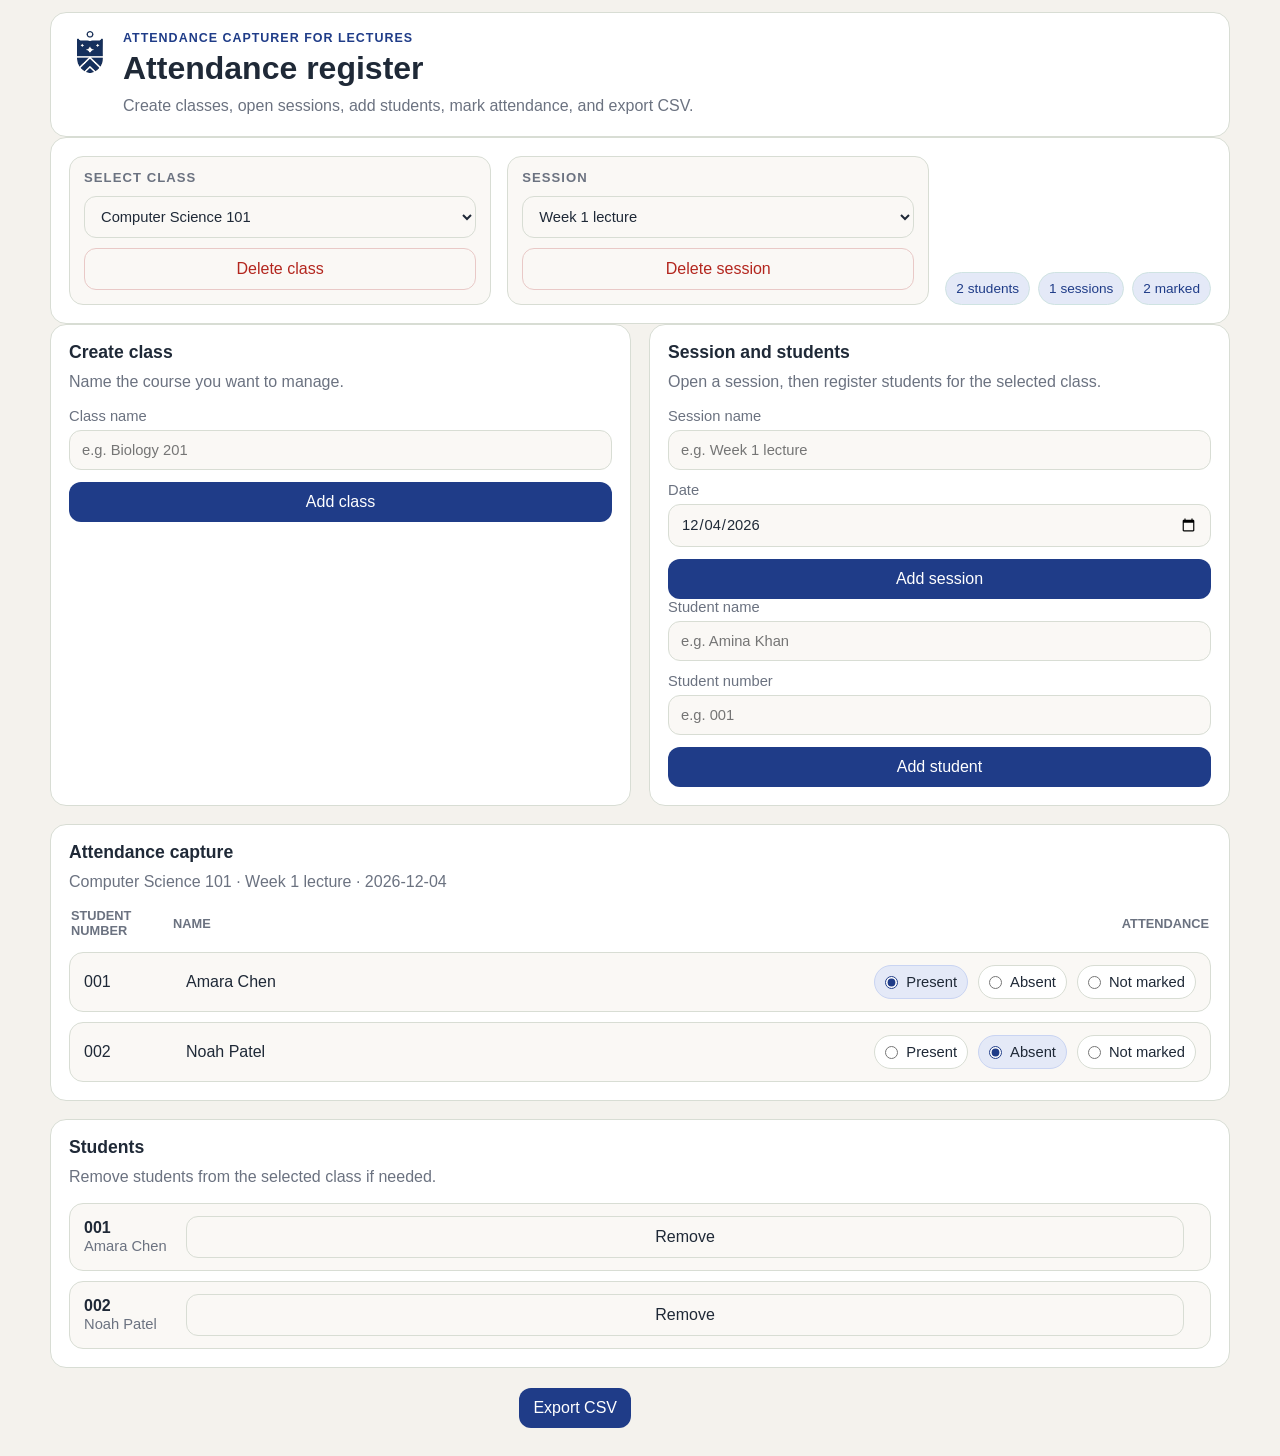
<file: attendance-register.html>
<!DOCTYPE html>
<html lang="en">
<head>
  <meta charset="UTF-8">
  <meta name="viewport" content="width=device-width, initial-scale=1.0">
  <title>Attendance Register</title>
  <style>
:root {
  --bg: #f4f2ed;
  --surface: #ffffff;
  --surface-soft: #faf8f5;
  --ink: #1f2937;
  --muted: #6b7280;
  --line: #d8ddd4;
  --accent: #1f3c88;
  --accent-soft: #e4e9f7;
  --present: #1f3c88;
  --present-soft: #e4e9f7;
  --absent: #6d7480;
  --absent-soft: #eef1f5;
  --danger: #b3261e;
  --danger-soft: #fbeceb;
}

* { box-sizing: border-box; }

body {
  margin: 0;
  background: var(--bg);
  color: var(--ink);
  font-family: "Segoe UI", Tahoma, Geneva, Verdana, sans-serif;
}

.app {
  width: min(1180px, calc(100% - 20px));
  margin: 12px auto 28px;
}

.card {
  background: var(--surface);
  border: 1px solid var(--line);
  border-radius: 16px;
}

.stack-form {
  display: grid;
  gap: 12px;
}

.topbar,
.toolbar,
.panel {
  padding: 18px;
}

.topbar {
  display: flex;
  justify-content: space-between;
  gap: 16px;
  align-items: flex-start;
}

.brand-block {
  display: flex;
  gap: 12px;
  align-items: flex-start;
}

.brand-logo {
  width: 42px;
  height: 42px;
  object-fit: contain;
  background: #fff;
}

h1, h2 { margin: 0; line-height: 1.1; }
h1 { font-size: 2rem; }
h2 { font-size: 1.1rem; }

.eyebrow {
  margin: 0 0 6px;
  color: var(--accent);
  font-size: 0.78rem;
  font-weight: 700;
  text-transform: uppercase;
  letter-spacing: 0.08em;
}

.subtitle,
.muted {
  margin: 8px 0 0;
  color: var(--muted);
  line-height: 1.5;
}

button,
input,
select {
  font: inherit;
}

button {
  border: 0;
  border-radius: 12px;
  padding: 11px 14px;
  cursor: pointer;
  background: var(--accent);
  color: #fff;
}

button:hover { opacity: 0.95; }

button:disabled {
  opacity: 0.5;
  cursor: not-allowed;
}

.secondary-btn {
  align-self: flex-start;
}

.ghost-btn {
  background: var(--surface-soft);
  color: var(--ink);
  border: 1px solid var(--line);
}

.danger-btn {
  color: var(--danger);
  border-color: #e9c9c7;
}

.danger-btn:hover {
  background: var(--danger-soft);
}

label {
  display: grid;
  gap: 6px;
  color: var(--muted);
  font-size: 0.92rem;
}

input,
select {
  width: 100%;
  border: 1px solid var(--line);
  border-radius: 12px;
  padding: 11px 12px;
  background: var(--surface-soft);
  color: var(--ink);
}

input:focus,
select:focus {
  outline: 2px solid rgba(31, 60, 136, 0.16);
  border-color: var(--accent);
}

.toolbar {
  display: grid;
  grid-template-columns: minmax(0, 1fr) minmax(0, 1fr) auto;
  gap: 16px;
  align-items: end;
}

.control-tile {
  padding: 14px;
  border: 1px solid var(--line);
  border-radius: 14px;
  background: var(--surface-soft);
  display: grid;
  gap: 10px;
}

.control-tile h2 {
  font-size: 0.82rem;
  text-transform: uppercase;
  letter-spacing: 0.08em;
  color: var(--muted);
}

.control-tile label {
  gap: 0;
}

.stats {
  display: flex;
  flex-wrap: wrap;
  gap: 8px;
}

.stats span {
  display: inline-flex;
  align-items: center;
  padding: 8px 10px;
  border-radius: 999px;
  background: var(--accent-soft);
  color: var(--accent);
  border: 1px solid #cfe3e2;
  font-size: 0.85rem;
}

.grid {
  display: grid;
  grid-template-columns: repeat(2, minmax(0, 1fr));
  gap: 18px;
}

.wide { grid-column: 1 / -1; }

.card-head {
  display: flex;
  justify-content: space-between;
  gap: 12px;
  align-items: flex-start;
  margin-bottom: 14px;
}

.attendance-table,
.student-list {
  display: grid;
  gap: 10px;
}

.table-head,
.table-row,
.student-row {
  display: grid;
  grid-template-columns: 90px minmax(0, 1fr) auto;
  gap: 12px;
  align-items: center;
  padding: 12px 14px;
  border: 1px solid var(--line);
  border-radius: 14px;
  background: var(--surface-soft);
}

.table-head {
  background: transparent;
  border: 0;
  padding: 0 2px 4px;
  color: var(--muted);
  font-size: 0.8rem;
  font-weight: 700;
  text-transform: uppercase;
}

.attendance-choice {
  display: flex;
  gap: 10px;
  flex-wrap: wrap;
}

.chip {
  display: inline-flex;
  align-items: center;
  gap: 8px;
  padding: 8px 10px;
  border: 1px solid var(--line);
  border-radius: 999px;
  background: #fff;
  color: var(--ink);
}

.chip input {
  width: auto;
  margin: 0;
}

.chip.active {
  background: var(--accent-soft);
  border-color: #c9d4f2;
}

.chip.active input {
  accent-color: var(--accent);
}

.footer-actions {
  display: flex;
  justify-content: flex-end;
  padding: 2px 0 0;
}

.student-row strong {
  display: block;
}

.student-row span {
  color: var(--muted);
  font-size: 0.92rem;
}

.empty {
  margin: 0;
  padding: 10px 0 2px;
  color: var(--muted);
}

.hidden { display: none; }

@media (max-width: 900px) {
  .toolbar,
  .grid {
    grid-template-columns: 1fr;
    flex-direction: column;
  }

  .topbar {
    flex-direction: column;
  }
}

@media (max-width: 640px) {
  .app {
    width: min(100% - 14px, 1180px);
    margin-top: 8px;
  }

  .topbar,
  .toolbar,
  .panel {
    padding: 14px;
  }

  .footer-actions {
    justify-content: stretch;
  }

  .footer-actions button {
    width: 100%;
  }

  .brand-copy h1 {
    font-size: 1.65rem;
  }

  .table-head,
  .table-row,
  .student-row {
    grid-template-columns: 1fr;
  }
}

  </style>
</head>
<body>
  <main class="app">
    <header class="topbar card">
      <div class="brand-block">
        <img class="brand-logo" src="[data-uri]" alt="Institution logo">
        <div class="brand-copy">
          <p class="eyebrow">attendance capturer for lectures</p>
          <h1>Attendance register</h1>
          <p class="subtitle">Create classes, open sessions, add students, mark attendance, and export CSV.</p>
        </div>
      </div>
    </header>
    <section class="toolbar card">
      <div class="control-tile">
        <h2>Select Class</h2>
        <label>
          <select id="classSelect"></select>
        </label>
        <button type="button" class="ghost-btn danger-btn" id="deleteClassBtn">Delete class</button>
      </div>
      <div class="control-tile">
        <h2>Session</h2>
        <label>
          <select id="sessionSelect"></select>
        </label>
        <button type="button" class="ghost-btn danger-btn" id="deleteSessionBtn">Delete session</button>
      </div>
      <div class="stats" id="stats"></div>
    </section>
    <section class="grid">
      <section class="card panel">
        <div class="card-head">
          <div>
            <h2>Create class</h2>
            <p class="muted">Name the course you want to manage.</p>
          </div>
        </div>
        <form id="classForm" class="stack-form">
          <label>
            Class name
            <input id="classNameInput" type="text" placeholder="e.g. Biology 201" required>
          </label>
          <button type="submit">Add class</button>
        </form>
      </section>
      <section class="card panel">
        <div class="card-head">
          <div>
            <h2>Session and students</h2>
            <p class="muted">Open a session, then register students for the selected class.</p>
          </div>
        </div>
        <form id="sessionForm" class="stack-form compact">
          <label>
            Session name
            <input id="sessionNameInput" type="text" placeholder="e.g. Week 1 lecture" required>
          </label>
          <label>
            Date
            <input id="sessionDateInput" type="date" required>
          </label>
          <button type="submit">Add session</button>
        </form>
        <form id="studentForm" class="stack-form compact">
          <label>
            Student name
            <input id="studentNameInput" type="text" placeholder="e.g. Amina Khan" required>
          </label>
          <label>
            Student number
            <input id="studentRollInput" type="text" placeholder="e.g. 001" required>
          </label>
          <button type="submit">Add student</button>
        </form>
      </section>
      <section class="card panel wide">
        <div class="card-head">
          <div>
            <h2>Attendance capture</h2>
            <p class="muted" id="activeSummary">Create a class and session to begin.</p>
          </div>
        </div>
        <div id="attendanceTable" class="attendance-table"></div>
      </section>
      <section class="card panel wide">
        <div class="card-head">
          <div>
            <h2>Students</h2>
            <p class="muted">Remove students from the selected class if needed.</p>
          </div>
        </div>
        <div id="studentList" class="student-list"></div>
      </section>
      <section class="footer-actions">
        <button id="exportBtn" class="secondary-btn" type="button">Export CSV</button>
      </section>
    </section>
  </main>
  <script>
const STORAGE_KEY = "attendance-register-state";
const getToday = () => new Date().toISOString().slice(0, 10);

const defaultState = {
  selectedClassId: "class-1",
  selectedSessionId: "session-1",
  classes: [
    {
      id: "class-1",
      name: "Computer Science 101",
      students: [
        { id: "student-1", number: "001", name: "Amara Chen" },
        { id: "student-2", number: "002", name: "Noah Patel" }
      ],
      sessions: [
        { id: "session-1", name: "Week 1 lecture", date: getToday(), attendance: { "student-1": "P", "student-2": "A" } }
      ]
    }
  ]
};

const state = loadState();

const elements = {
  exportBtn: document.getElementById("exportBtn"),
  classForm: document.getElementById("classForm"),
  sessionForm: document.getElementById("sessionForm"),
  studentForm: document.getElementById("studentForm"),
  classNameInput: document.getElementById("classNameInput"),
  sessionNameInput: document.getElementById("sessionNameInput"),
  sessionDateInput: document.getElementById("sessionDateInput"),
  studentNameInput: document.getElementById("studentNameInput"),
  studentNumberInput: document.getElementById("studentRollInput"),
  classSelect: document.getElementById("classSelect"),
  sessionSelect: document.getElementById("sessionSelect"),
  deleteClassBtn: document.getElementById("deleteClassBtn"),
  deleteSessionBtn: document.getElementById("deleteSessionBtn"),
  stats: document.getElementById("stats"),
  summary: document.getElementById("activeSummary"),
  attendanceTable: document.getElementById("attendanceTable"),
  studentList: document.getElementById("studentList")
};

// ---------- storage ----------

function loadState() {
  try {
    const saved = JSON.parse(localStorage.getItem(STORAGE_KEY));
    return normalizeState(saved || defaultState);
  } catch {
    return normalizeState(defaultState);
  }
}

function normalizeState(input) {
  const classes = Array.isArray(input.classes) ? input.classes.map((currentClass) => ({
    ...currentClass,
    students: Array.isArray(currentClass.students) ? currentClass.students.map((student) => ({
      id: student.id || makeId("student"),
      number: student.number || student.roll || "",
      name: student.name || "Student"
    })) : [],
    sessions: Array.isArray(currentClass.sessions) ? currentClass.sessions.map((session) => ({
      ...session,
      name: session.name || session.title || "Session",
      attendance: session.attendance || {}
    })) : []
  })) : defaultState.classes;

  return {
    selectedClassId: input.selectedClassId || classes[0]?.id || null,
    selectedSessionId: input.selectedSessionId || classes[0]?.sessions[0]?.id || null,
    classes
  };
}

function saveState() {
  try {
    localStorage.setItem(STORAGE_KEY, JSON.stringify(state));
  } catch (err) {
    // Storage can fail (private browsing, quota exceeded, disabled). Don't let
    // that take the whole UI down — the app still works for this session.
    console.error("Could not save attendance data:", err);
  }
}

// ---------- helpers ----------

function makeId(prefix) {
  return `${prefix}-${Date.now().toString(36)}-${Math.random().toString(36).slice(2, 7)}`;
}

function escapeHtml(value) {
  return String(value ?? "").replace(/[&<>"']/g, (char) => ({
    "&": "&amp;",
    "<": "&lt;",
    ">": "&gt;",
    '"': "&quot;",
    "'": "&#39;"
  }[char]));
}

function activeClass() {
  return state.classes.find((item) => item.id === state.selectedClassId) || state.classes[0] || null;
}

function activeSession() {
  const currentClass = activeClass();
  return currentClass?.sessions.find((session) => session.id === state.selectedSessionId) || currentClass?.sessions[0] || null;
}

function ensureSelection() {
  const currentClass = activeClass();

  if (!currentClass) {
    state.selectedClassId = null;
    state.selectedSessionId = null;
    return;
  }

  state.selectedClassId = currentClass.id;
  if (!currentClass.sessions.some((session) => session.id === state.selectedSessionId)) {
    state.selectedSessionId = currentClass.sessions[0]?.id || null;
  }
}

function optionsFrom(items, selectedId, emptyLabel) {
  if (!items.length) return `<option value="">${escapeHtml(emptyLabel)}</option>`;
  return items.map((item) => `<option value="${item.id}" ${item.id === selectedId ? "selected" : ""}>${escapeHtml(item.name)}</option>`).join("");
}

function attendanceLabel(value) {
  return value === "P" ? "Present" : value === "A" ? "Absent" : "Not marked";
}

// Every "add X" form (class / session / student) follows the same shape:
// prevent default, read + validate fields, build a record, reset the form,
// re-render. This collapses the three near-identical submit handlers into
// one reusable binder instead of repeating the pattern per form.
function bindAddForm(form, { fields, validate, build, after }) {
  form.addEventListener("submit", (event) => {
    event.preventDefault();
    const values = Object.fromEntries(Object.entries(fields).map(([key, input]) => [key, input.value.trim()]));

    if (validate && !validate(values)) return;

    build(values);

    Object.values(fields).forEach((input) => {
      if (input.type !== "date") input.value = "";
    });
    after?.();
    render();
  });
}

// ---------- rendering ----------

function render() {
  ensureSelection();

  const currentClass = activeClass();
  const currentSession = activeSession();
  const studentCount = currentClass?.students.length || 0;
  const sessionCount = currentClass?.sessions.length || 0;
  const markedCount = currentSession ? Object.values(currentSession.attendance || {}).filter(Boolean).length : 0;

  elements.classSelect.innerHTML = optionsFrom(state.classes, state.selectedClassId, "No classes yet");
  elements.sessionSelect.innerHTML = optionsFrom(currentClass?.sessions || [], state.selectedSessionId, "No sessions yet");
  elements.deleteClassBtn.disabled = !currentClass;
  elements.deleteSessionBtn.disabled = !currentSession;
  elements.stats.innerHTML = `<span>${studentCount} students</span><span>${sessionCount} sessions</span><span>${markedCount} marked</span>`;
  elements.summary.textContent = currentClass ? `${currentClass.name}${currentSession ? ` · ${currentSession.name} · ${currentSession.date}` : ""}` : "Create a class to begin.";

  elements.attendanceTable.innerHTML = currentClass && currentSession && currentClass.students.length ? `
    <div class="table-head"><span>Student number</span><span>Name</span><span>Attendance</span></div>
    ${currentClass.students.map((student) => {
      const current = currentSession.attendance[student.id] || "";
      const chip = (value, label) => `
        <label class="chip ${current === value ? "active" : ""}">
          <input type="radio" name="attendance-${student.id}" value="${value}" data-student="${student.id}" ${current === value ? "checked" : ""}>${label}
        </label>`;
      return `
      <div class="table-row">
        <span>${escapeHtml(student.number)}</span>
        <span>${escapeHtml(student.name)}</span>
        <div class="attendance-choice">
          ${chip("P", "Present")}
          ${chip("A", "Absent")}
          ${chip("", "Not marked")}
        </div>
      </div>`;
    }).join("")}
  ` : '<p class="empty">Create a class and session, then add students to mark attendance.</p>';

  elements.studentList.innerHTML = currentClass?.students.length ? currentClass.students.map((student) => `
    <article class="student-row">
      <div><strong>${escapeHtml(student.number)}</strong><span>${escapeHtml(student.name)}</span></div>
      <button type="button" class="ghost-btn" data-remove="${student.id}">Remove</button>
    </article>
  `).join("") : '<p class="empty">No students added yet.</p>';

  saveState();
}

function exportCsv() {
  const rows = [["Class", "Session", "Date", "Student number", "Student", "Attendance"]];

  state.classes.forEach((currentClass) => {
    currentClass.sessions.forEach((session) => {
      currentClass.students.forEach((student) => {
        rows.push([
          currentClass.name,
          session.name,
          session.date,
          student.number,
          student.name,
          attendanceLabel(session.attendance?.[student.id])
        ]);
      });
    });
  });

  const csv = rows.map((row) => row.map((value) => `"${String(value).replaceAll('"', '""')}"`).join(",")).join("\n");
  const blob = new Blob([csv], { type: "text/csv;charset=utf-8;" });
  const link = document.createElement("a");
  link.href = URL.createObjectURL(blob);
  link.download = "attendance-register.csv";
  document.body.appendChild(link);
  link.click();
  link.remove();
}

// ---------- events ----------

elements.exportBtn.addEventListener("click", exportCsv);

bindAddForm(elements.classForm, {
  fields: { name: elements.classNameInput },
  validate: ({ name }) => {
    if (!name) return false;
    if (state.classes.some((c) => c.name.toLowerCase() === name.toLowerCase())) {
      alert(`A class named "${name}" already exists.`);
      return false;
    }
    return true;
  },
  build: ({ name }) => {
    const newClass = { id: makeId("class"), name, students: [], sessions: [] };
    state.classes.push(newClass);
    state.selectedClassId = newClass.id;
    state.selectedSessionId = null;
  }
});

bindAddForm(elements.sessionForm, {
  fields: { name: elements.sessionNameInput, date: elements.sessionDateInput },
  validate: ({ name, date }) => Boolean(activeClass() && name && date),
  build: ({ name, date }) => {
    const currentClass = activeClass();
    const session = { id: makeId("session"), name, date, attendance: Object.fromEntries(currentClass.students.map((student) => [student.id, ""])) };
    currentClass.sessions.push(session);
    state.selectedSessionId = session.id;
  },
  after: () => {
    elements.sessionDateInput.value = getToday();
  }
});

bindAddForm(elements.studentForm, {
  fields: { name: elements.studentNameInput, number: elements.studentNumberInput },
  validate: ({ name, number }) => {
    const currentClass = activeClass();
    if (!currentClass || !name || !number) return false;
    if (currentClass.students.some((s) => s.number === number)) {
      alert(`Student number "${number}" is already in use for this class.`);
      return false;
    }
    return true;
  },
  build: ({ name, number }) => {
    const currentClass = activeClass();
    const student = { id: makeId("student"), name, number };
    currentClass.students.push(student);
    currentClass.sessions.forEach((session) => {
      session.attendance[student.id] = "";
    });
  }
});

elements.deleteClassBtn.addEventListener("click", () => {
  const currentClass = activeClass();
  if (!currentClass) return;
  if (!confirm(`Delete "${currentClass.name}"? This removes all its sessions, students, and attendance records.`)) return;
  state.classes = state.classes.filter((c) => c.id !== currentClass.id);
  state.selectedClassId = state.classes[0]?.id || null;
  state.selectedSessionId = null;
  render();
});

elements.deleteSessionBtn.addEventListener("click", () => {
  const currentClass = activeClass();
  const currentSession = activeSession();
  if (!currentClass || !currentSession) return;
  if (!confirm(`Delete session "${currentSession.name}" (${currentSession.date})? Its attendance records will be lost.`)) return;
  currentClass.sessions = currentClass.sessions.filter((s) => s.id !== currentSession.id);
  state.selectedSessionId = null;
  render();
});

elements.classSelect.addEventListener("change", (event) => {
  state.selectedClassId = event.target.value;
  state.selectedSessionId = null;
  render();
});

elements.sessionSelect.addEventListener("change", (event) => {
  state.selectedSessionId = event.target.value;
  render();
});

elements.attendanceTable.addEventListener("change", (event) => {
  const target = event.target;
  if (!(target instanceof HTMLInputElement) || !target.dataset.student) return;
  const session = activeSession();
  if (!session) return;
  session.attendance[target.dataset.student] = target.value;
  render();
});

elements.studentList.addEventListener("click", (event) => {
  const target = event.target;
  if (!(target instanceof HTMLElement) || !target.dataset.remove) return;
  const currentClass = activeClass();
  if (!currentClass) return;
  const student = currentClass.students.find((s) => s.id === target.dataset.remove);
  if (student && !confirm(`Remove ${student.name} (${student.number}) from this class?`)) return;
  currentClass.students = currentClass.students.filter((s) => s.id !== target.dataset.remove);
  currentClass.sessions.forEach((session) => delete session.attendance[target.dataset.remove]);
  render();
});

elements.sessionDateInput.value = getToday();
render();

  </script>
</body>
</html>
</file>
